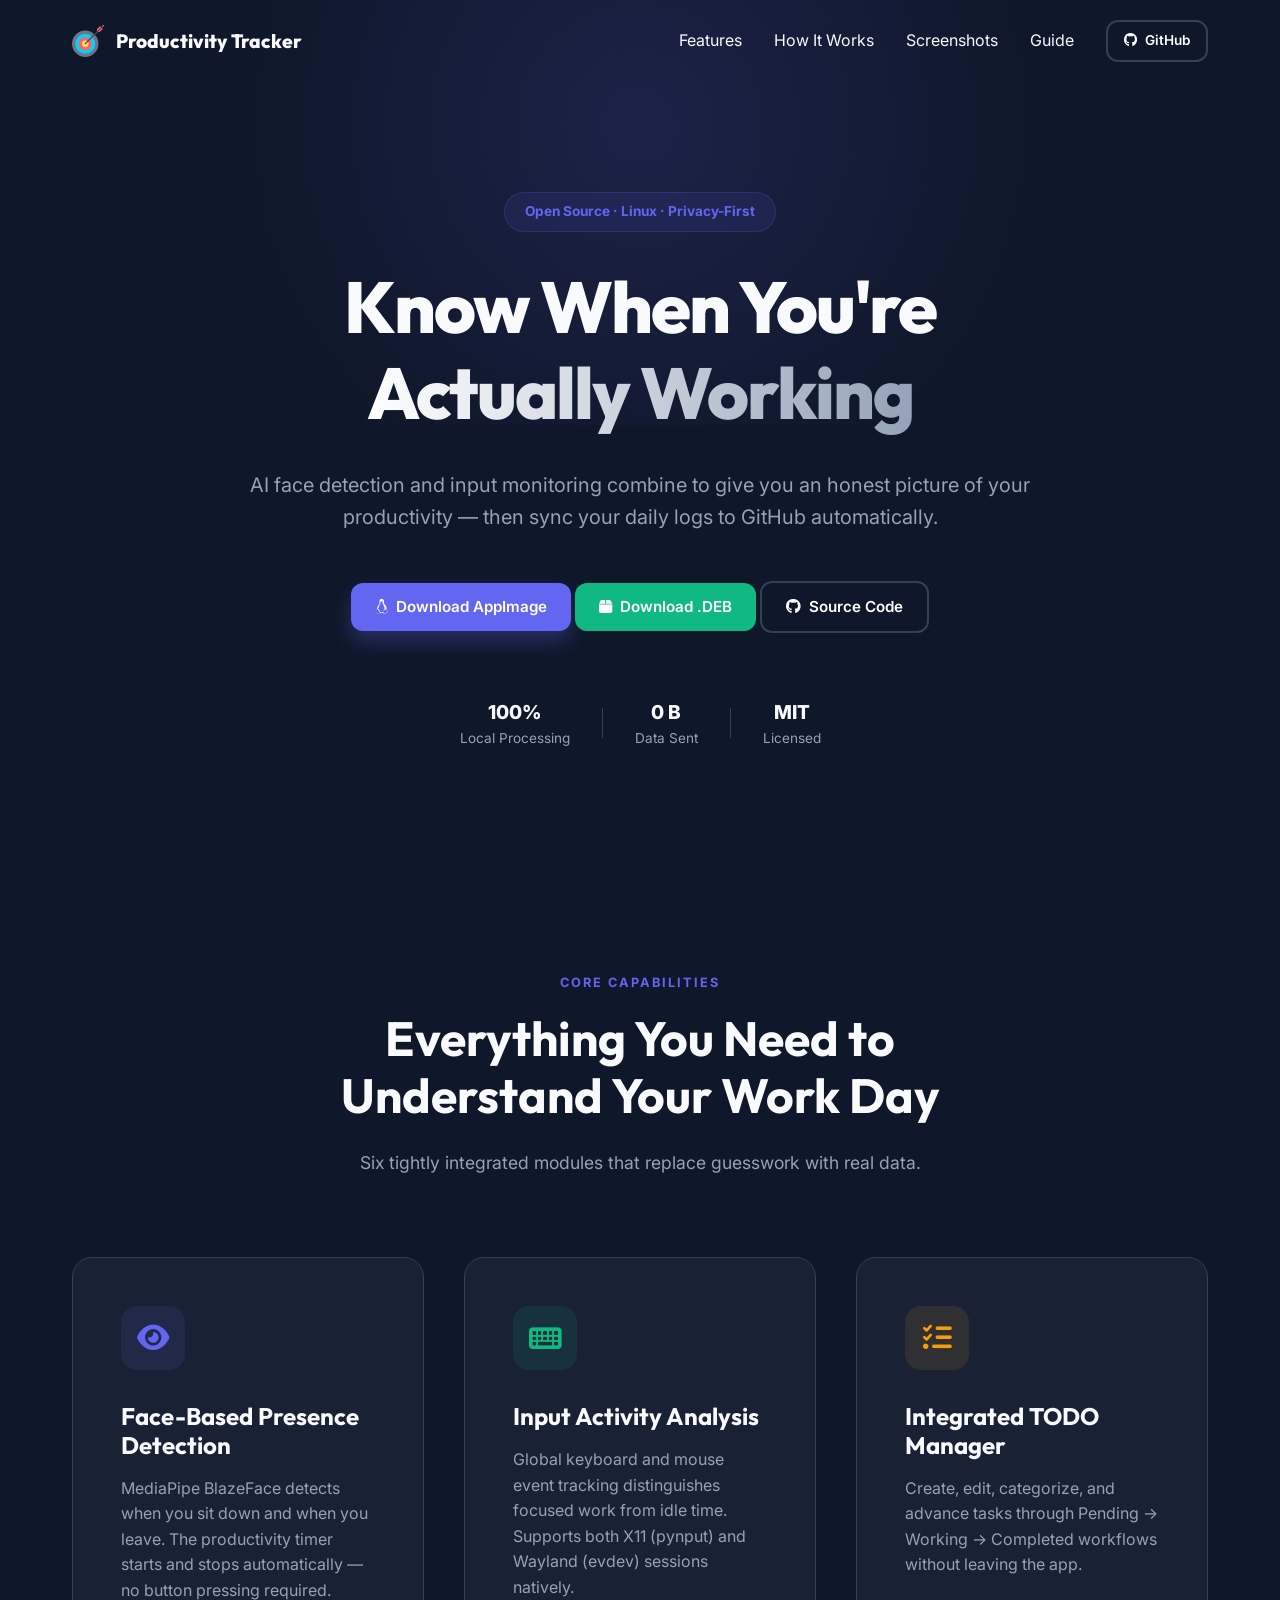
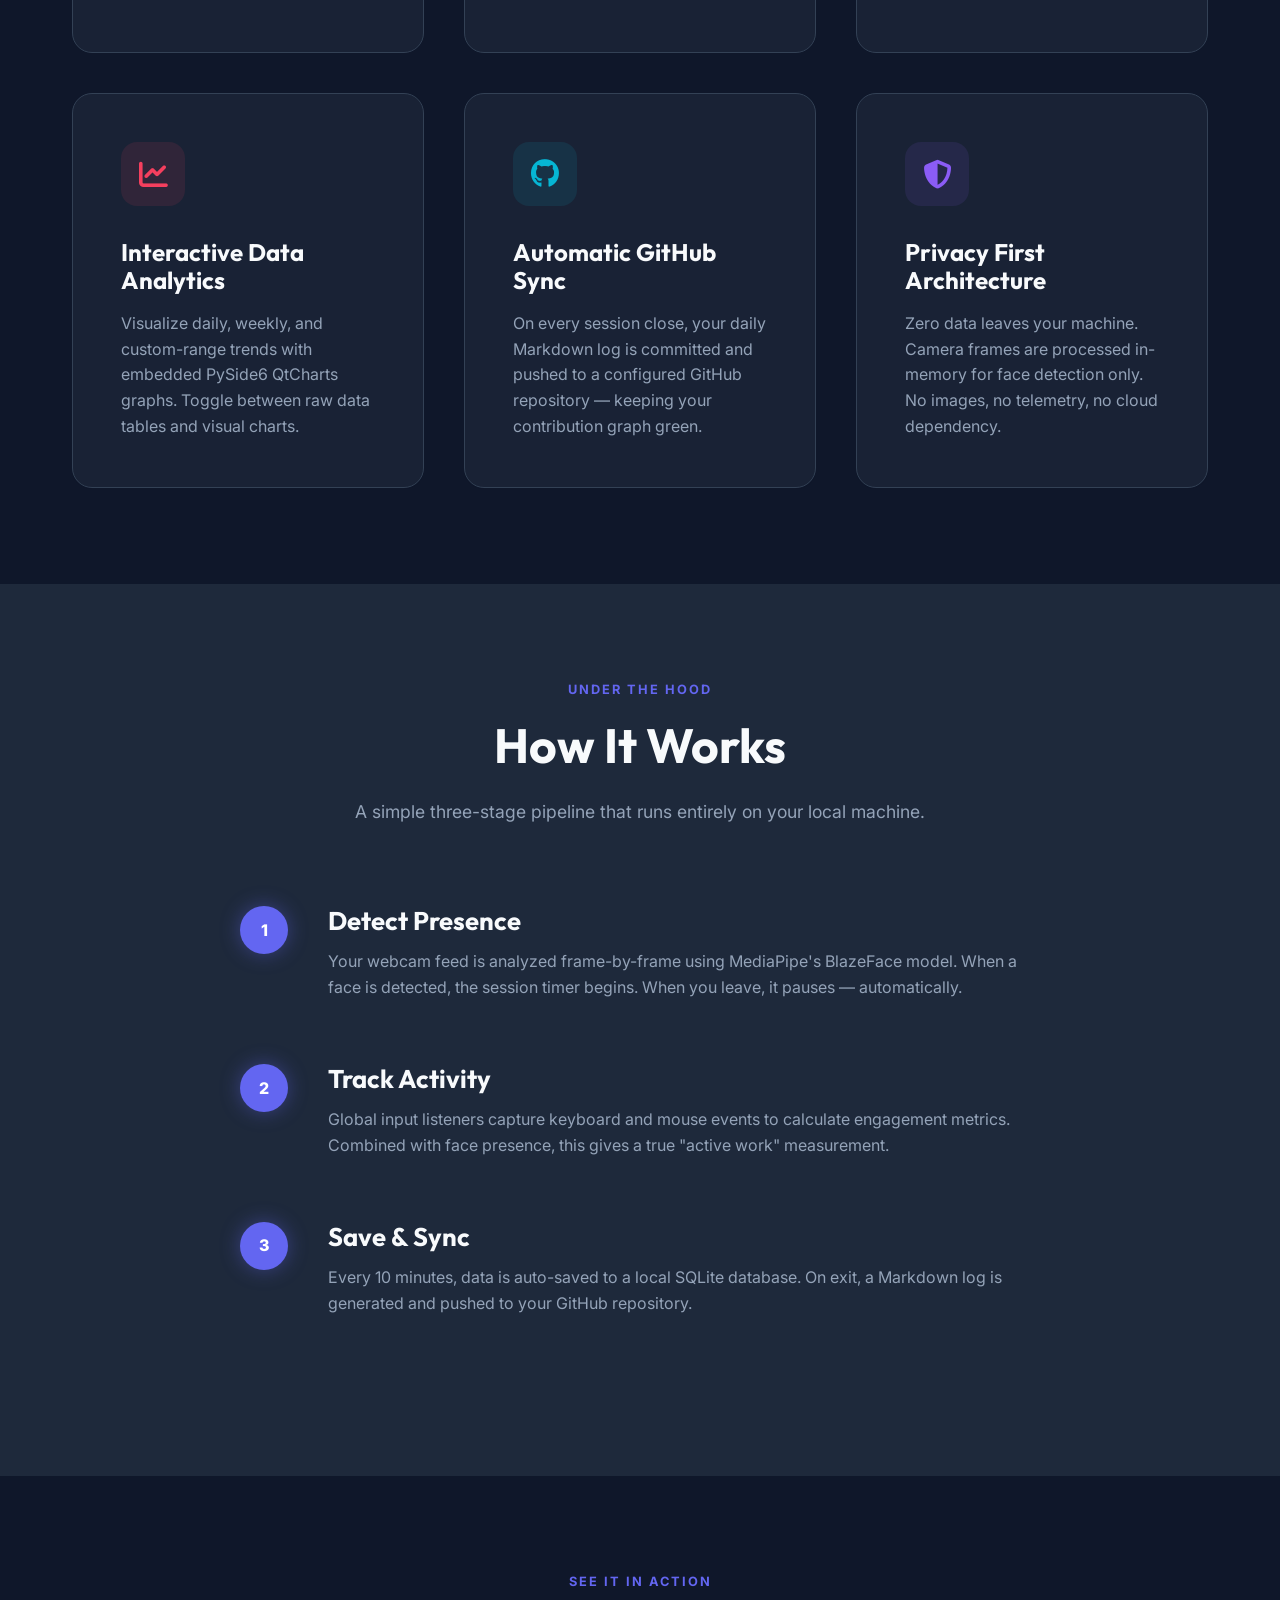
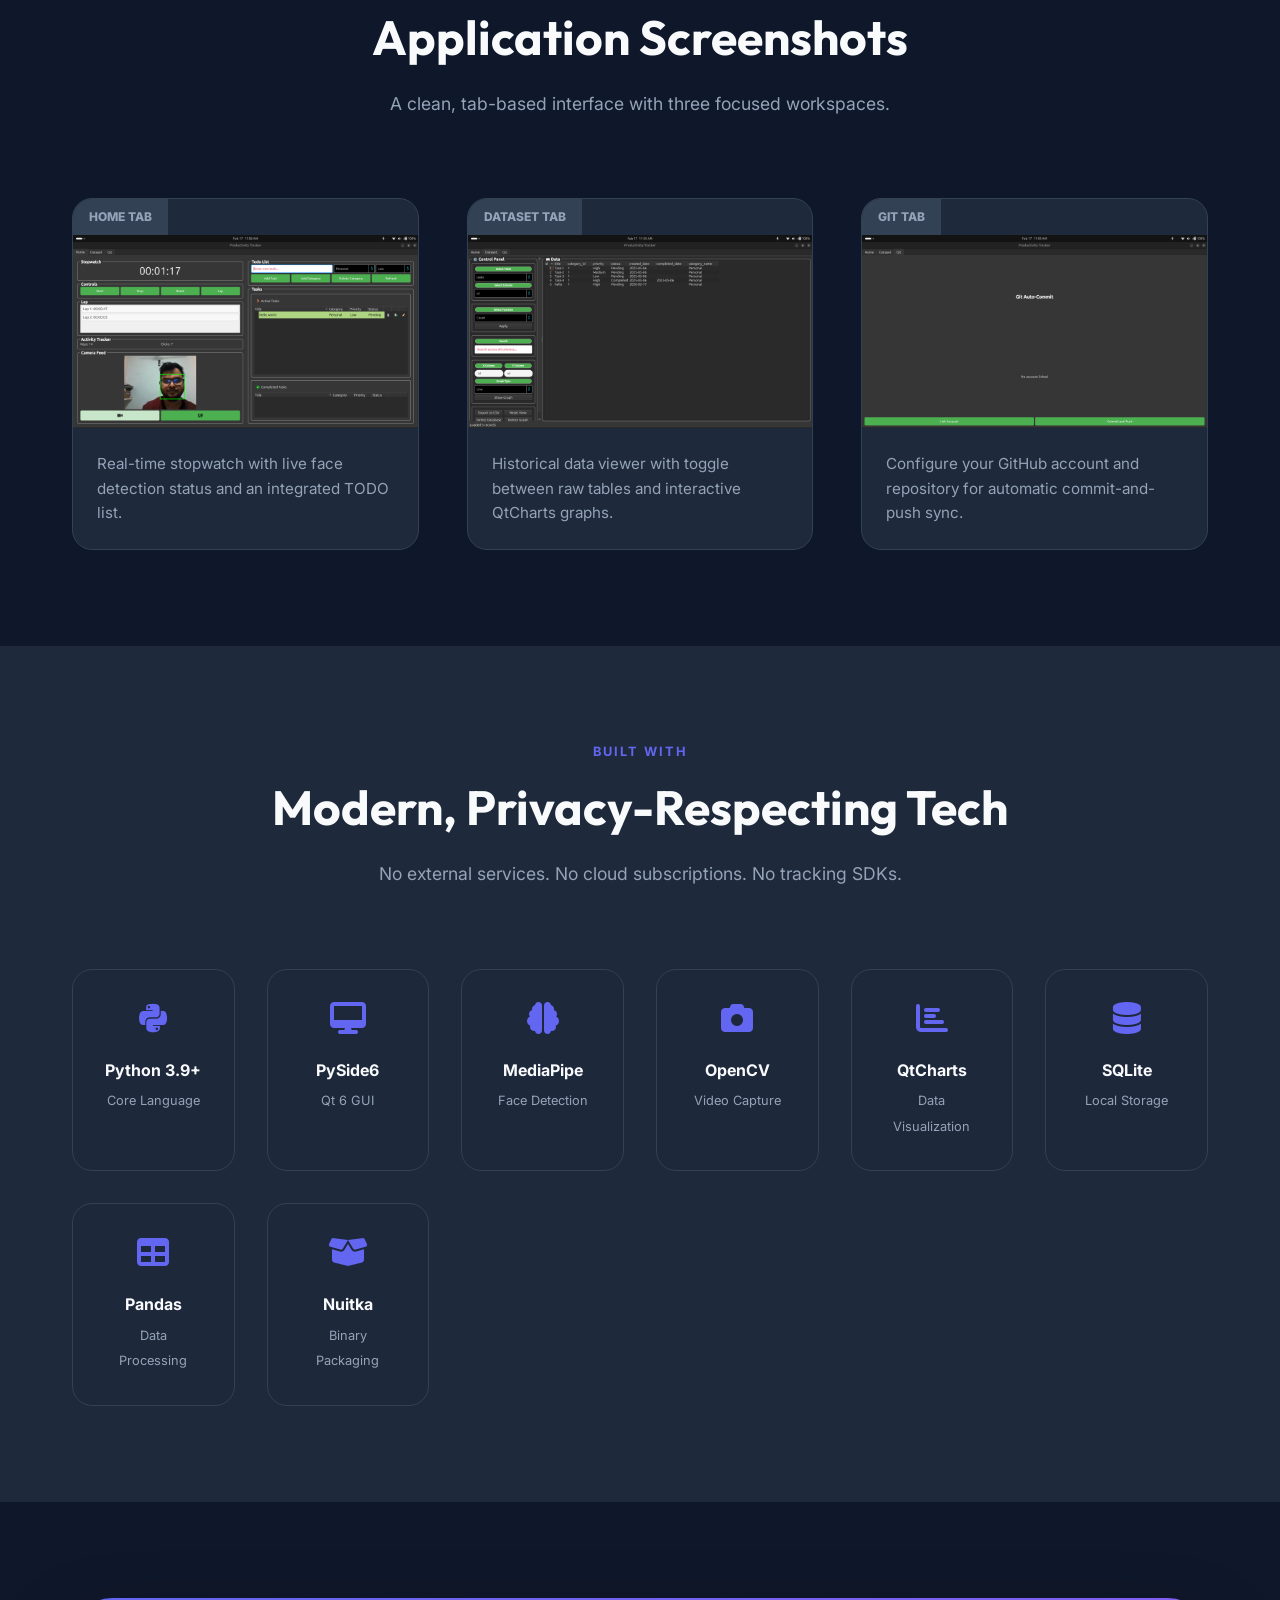
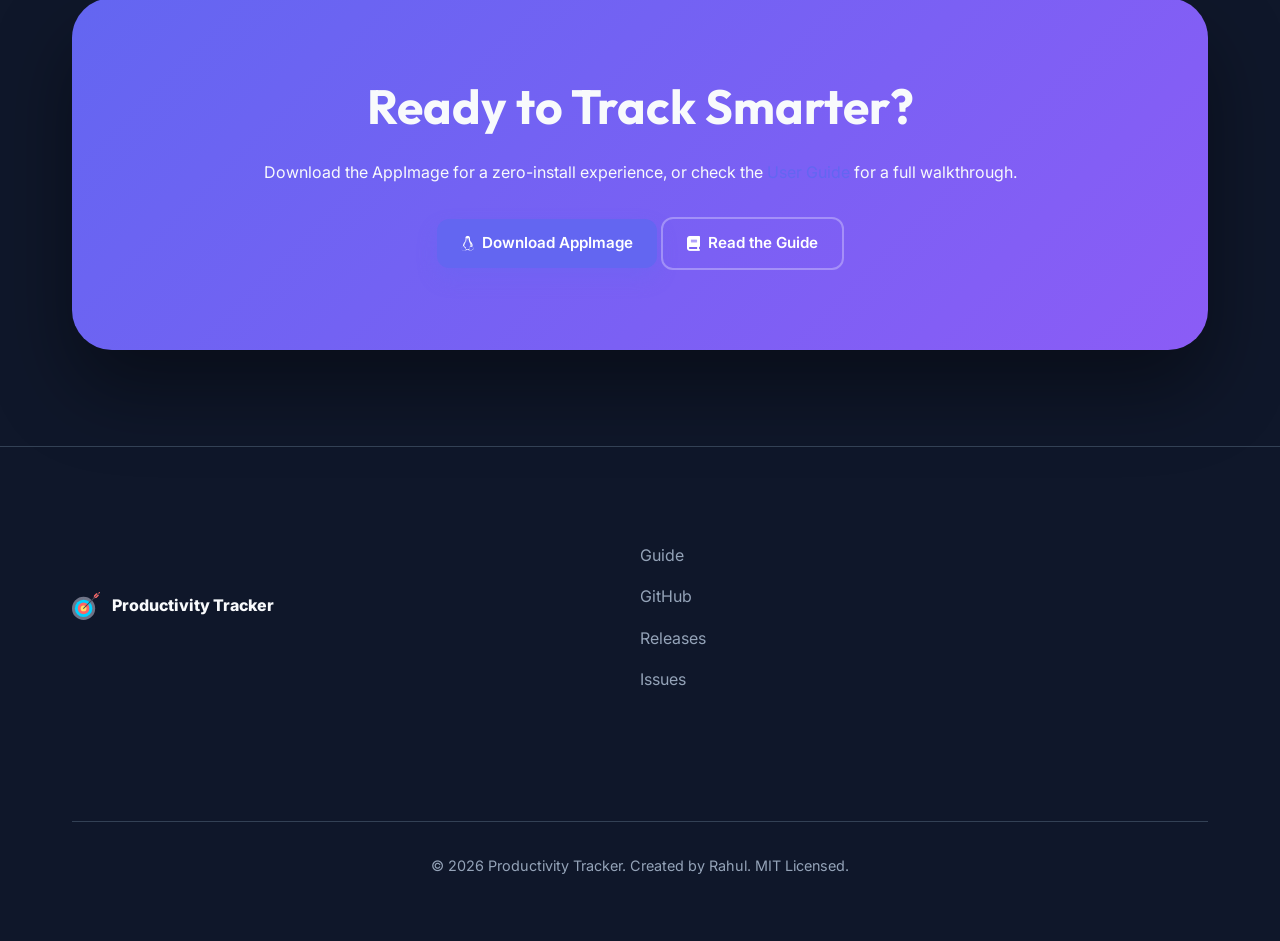
<file: docs/index.html>
<!DOCTYPE html>
<html lang="en">

<head>
    <meta charset="UTF-8">
    <meta name="viewport" content="width=device-width, initial-scale=1.0">
    <title>Productivity Tracker — AI-Powered Work Session Monitor</title>
    <meta name="description"
        content="Open-source Linux desktop app that uses face detection and input monitoring to track real work engagement, manage tasks, and sync daily logs to GitHub.">
    <link rel="stylesheet" href="https://cdnjs.cloudflare.com/ajax/libs/font-awesome/6.4.0/css/all.min.css">
    <link rel="preconnect" href="https://fonts.googleapis.com">
    <link rel="preconnect" href="https://fonts.gstatic.com" crossorigin>
    <link
        href="https://fonts.googleapis.com/css2?family=Inter:wght@300;400;500;600;800&family=Outfit:wght@400;700;800&display=swap"
        rel="stylesheet">
    <link rel="stylesheet" href="css/style.css">
    <link rel="icon" href="assets/images/icon.svg" type="image/svg+xml">
</head>

<body>

    <!-- ─── Navbar ─── -->
    <nav class="navbar" id="navbar">
        <div class="container nav-inner">
            <a href="#" class="nav-brand">
                <img src="assets/images/icon.svg" alt="Logo" width="32" height="32">
                <span>Productivity Tracker</span>
            </a>
            <div class="nav-links">
                <a href="#features">Features</a>
                <a href="#how-it-works">How It Works</a>
                <a href="#screenshots">Screenshots</a>
                <a href="guide.html">Guide</a>
                <a href="https://github.com/rahul713rk/Productivity_tracker" class="btn btn-sm btn-outline"><i
                        class="fab fa-github"></i> GitHub</a>
            </div>
            <button class="nav-toggle" id="nav-toggle" aria-label="Menu"><i class="fas fa-bars"></i></button>
        </div>
    </nav>

    <!-- ─── Hero ─── -->
    <header class="hero">
        <div class="hero-glow"></div>
        <div class="container hero-content">
            <div class="hero-badge">Open Source · Linux · Privacy-First</div>
            <h1>Know When You're<br><span class="gradient-text">Actually Working</span></h1>
            <p class="tagline">AI face detection and input monitoring combine to give you an honest picture of your
                productivity — then sync your daily logs to GitHub automatically.</p>

            <div class="cta-buttons">
                <a href="https://github.com/rahul713rk/Productivity_tracker/releases/download/v1.1/ProductivityTracker-x86_64.AppImage"
                    class="btn btn-primary">
                    <i class="fab fa-linux"></i> Download AppImage
                </a>
                <a href="https://github.com/rahul713rk/Productivity_tracker/releases/download/v1.1/productivity-tracker_1.1_amd64.deb"
                    class="btn btn-secondary">
                    <i class="fas fa-box"></i> Download .DEB
                </a>
                <a href="https://github.com/rahul713rk/Productivity_tracker" class="btn btn-outline">
                    <i class="fab fa-github"></i> Source Code
                </a>
            </div>

            <div class="hero-stats">
                <div class="stat"><span class="stat-value">100%</span><span class="stat-label">Local Processing</span>
                </div>
                <div class="stat-divider"></div>
                <div class="stat"><span class="stat-value">0 B</span><span class="stat-label">Data Sent</span></div>
                <div class="stat-divider"></div>
                <div class="stat"><span class="stat-value">MIT</span><span class="stat-label">Licensed</span></div>
            </div>
        </div>
    </header>

    <!-- ─── Features ─── -->
    <section class="section" id="features">
        <div class="container">
            <div class="section-header">
                <div class="section-badge">Core Capabilities</div>
                <h2>Everything You Need to<br>Understand Your Work Day</h2>
                <p>Six tightly integrated modules that replace guesswork with real data.</p>
            </div>

            <div class="features-grid">
                <div class="feature-card">
                    <div class="feature-icon"><i class="fas fa-eye"></i></div>
                    <h3>Face-Based Presence Detection</h3>
                    <p>MediaPipe BlazeFace detects when you sit down and when you leave. The productivity timer starts
                        and stops automatically — no button pressing required.</p>
                </div>
                <div class="feature-card">
                    <div class="feature-icon icon-green"><i class="fas fa-keyboard"></i></div>
                    <h3>Input Activity Analysis</h3>
                    <p>Global keyboard and mouse event tracking distinguishes focused work from idle time. Supports
                        both X11 (pynput) and Wayland (evdev) sessions natively.</p>
                </div>
                <div class="feature-card">
                    <div class="feature-icon icon-amber"><i class="fas fa-tasks"></i></div>
                    <h3>Integrated TODO Manager</h3>
                    <p>Create, edit, categorize, and advance tasks through Pending → Working → Completed workflows
                        without leaving the app.</p>
                </div>
                <div class="feature-card">
                    <div class="feature-icon icon-rose"><i class="fas fa-chart-line"></i></div>
                    <h3>Interactive Data Analytics</h3>
                    <p>Visualize daily, weekly, and custom-range trends with embedded PySide6 QtCharts graphs. Toggle
                        between raw data tables and visual charts.</p>
                </div>
                <div class="feature-card">
                    <div class="feature-icon icon-cyan"><i class="fab fa-github"></i></div>
                    <h3>Automatic GitHub Sync</h3>
                    <p>On every session close, your daily Markdown log is committed and pushed to a configured GitHub
                        repository — keeping your contribution graph green.</p>
                </div>
                <div class="feature-card">
                    <div class="feature-icon icon-violet"><i class="fas fa-shield-alt"></i></div>
                    <h3>Privacy First Architecture</h3>
                    <p>Zero data leaves your machine. Camera frames are processed in-memory for face detection only.
                        No images, no telemetry, no cloud dependency.</p>
                </div>
            </div>
        </div>
    </section>

    <!-- ─── How It Works ─── -->
    <section class="section section-alt" id="how-it-works">
        <div class="container">
            <div class="section-header">
                <div class="section-badge">Under the Hood</div>
                <h2>How It Works</h2>
                <p>A simple three-stage pipeline that runs entirely on your local machine.</p>
            </div>

            <div class="steps">
                <div class="step">
                    <div class="step-number">1</div>
                    <div class="step-content">
                        <h3>Detect Presence</h3>
                        <p>Your webcam feed is analyzed frame-by-frame using MediaPipe's BlazeFace model. When a face
                            is detected, the session timer begins. When you leave, it pauses — automatically.</p>
                    </div>
                </div>
                <div class="step">
                    <div class="step-number">2</div>
                    <div class="step-content">
                        <h3>Track Activity</h3>
                        <p>Global input listeners capture keyboard and mouse events to calculate engagement metrics.
                            Combined with face presence, this gives a true "active work" measurement.</p>
                    </div>
                </div>
                <div class="step">
                    <div class="step-number">3</div>
                    <div class="step-content">
                        <h3>Save &amp; Sync</h3>
                        <p>Every 10 minutes, data is auto-saved to a local SQLite database. On exit, a Markdown log is
                            generated and pushed to your GitHub repository.</p>
                    </div>
                </div>
            </div>
        </div>
    </section>

    <!-- ─── Screenshots ─── -->
    <section class="section" id="screenshots">
        <div class="container">
            <div class="section-header">
                <div class="section-badge">See It In Action</div>
                <h2>Application Screenshots</h2>
                <p>A clean, tab-based interface with three focused workspaces.</p>
            </div>

            <div class="screenshots-grid">
                <div class="screenshot-card">
                    <div class="screenshot-label">Home Tab</div>
                    <img src="assets/images/1.png" alt="Home — Stopwatch and face detection" loading="lazy">
                    <p>Real-time stopwatch with live face detection status and an integrated TODO list.</p>
                </div>
                <div class="screenshot-card">
                    <div class="screenshot-label">Dataset Tab</div>
                    <img src="assets/images/2.png" alt="Dataset — Data and charts" loading="lazy">
                    <p>Historical data viewer with toggle between raw tables and interactive QtCharts graphs.</p>
                </div>
                <div class="screenshot-card">
                    <div class="screenshot-label">Git Tab</div>
                    <img src="assets/images/3.png" alt="Git — GitHub sync setup" loading="lazy">
                    <p>Configure your GitHub account and repository for automatic commit-and-push sync.</p>
                </div>
            </div>
        </div>
    </section>

    <!-- ─── Tech Stack ─── -->
    <section class="section section-alt" id="tech">
        <div class="container">
            <div class="section-header">
                <div class="section-badge">Built With</div>
                <h2>Modern, Privacy-Respecting Tech</h2>
                <p>No external services. No cloud subscriptions. No tracking SDKs.</p>
            </div>

            <div class="tech-grid">
                <div class="tech-item">
                    <i class="fab fa-python fa-2x"></i>
                    <strong>Python 3.9+</strong>
                    <span>Core Language</span>
                </div>
                <div class="tech-item">
                    <i class="fas fa-desktop fa-2x"></i>
                    <strong>PySide6</strong>
                    <span>Qt 6 GUI</span>
                </div>
                <div class="tech-item">
                    <i class="fas fa-brain fa-2x"></i>
                    <strong>MediaPipe</strong>
                    <span>Face Detection</span>
                </div>
                <div class="tech-item">
                    <i class="fas fa-camera fa-2x"></i>
                    <strong>OpenCV</strong>
                    <span>Video Capture</span>
                </div>
                <div class="tech-item">
                    <i class="fas fa-chart-bar fa-2x"></i>
                    <strong>QtCharts</strong>
                    <span>Data Visualization</span>
                </div>
                <div class="tech-item">
                    <i class="fas fa-database fa-2x"></i>
                    <strong>SQLite</strong>
                    <span>Local Storage</span>
                </div>
                <div class="tech-item">
                    <i class="fas fa-table fa-2x"></i>
                    <strong>Pandas</strong>
                    <span>Data Processing</span>
                </div>
                <div class="tech-item">
                    <i class="fas fa-box-open fa-2x"></i>
                    <strong>Nuitka</strong>
                    <span>Binary Packaging</span>
                </div>
            </div>
        </div>
    </section>

    <!-- ─── Install CTA ─── -->
    <section class="section" id="install">
        <div class="container">
            <div class="cta-card">
                <h2>Ready to Track Smarter?</h2>
                <p>Download the AppImage for a zero-install experience, or check the
                    <a href="guide.html" style="color: var(--primary);">User Guide</a> for a full walkthrough.
                </p>
                <div class="cta-buttons" style="margin-top: 2rem;">
                    <a href="https://github.com/rahul713rk/Productivity_tracker/releases/download/v1.0/ProductivityTracker-x86_64.AppImage"
                        class="btn btn-primary"><i class="fab fa-linux"></i> Download AppImage</a>
                    <a href="guide.html" class="btn btn-outline"><i class="fas fa-book"></i> Read the Guide</a>
                </div>
            </div>
        </div>
    </section>

    <!-- ─── Footer ─── -->
    <footer>
        <div class="container footer-inner">
            <div class="footer-brand">
                <img src="assets/images/icon.svg" alt="Logo" width="28" height="28">
                <span>Productivity Tracker</span>
            </div>
            <div class="footer-links">
                <a href="guide.html">Guide</a>
                <a href="https://github.com/rahul713rk/Productivity_tracker">GitHub</a>
                <a href="https://github.com/rahul713rk/Productivity_tracker/releases">Releases</a>
                <a href="https://github.com/rahul713rk/Productivity_tracker/issues">Issues</a>
            </div>
            <p class="footer-copy">&copy; 2026 Productivity Tracker. Created by <a
                    href="https://github.com/rahul713rk">Rahul</a>. MIT Licensed.</p>
        </div>
    </footer>

    <script src="js/script.js" defer></script>
</body>

</html>
</file>
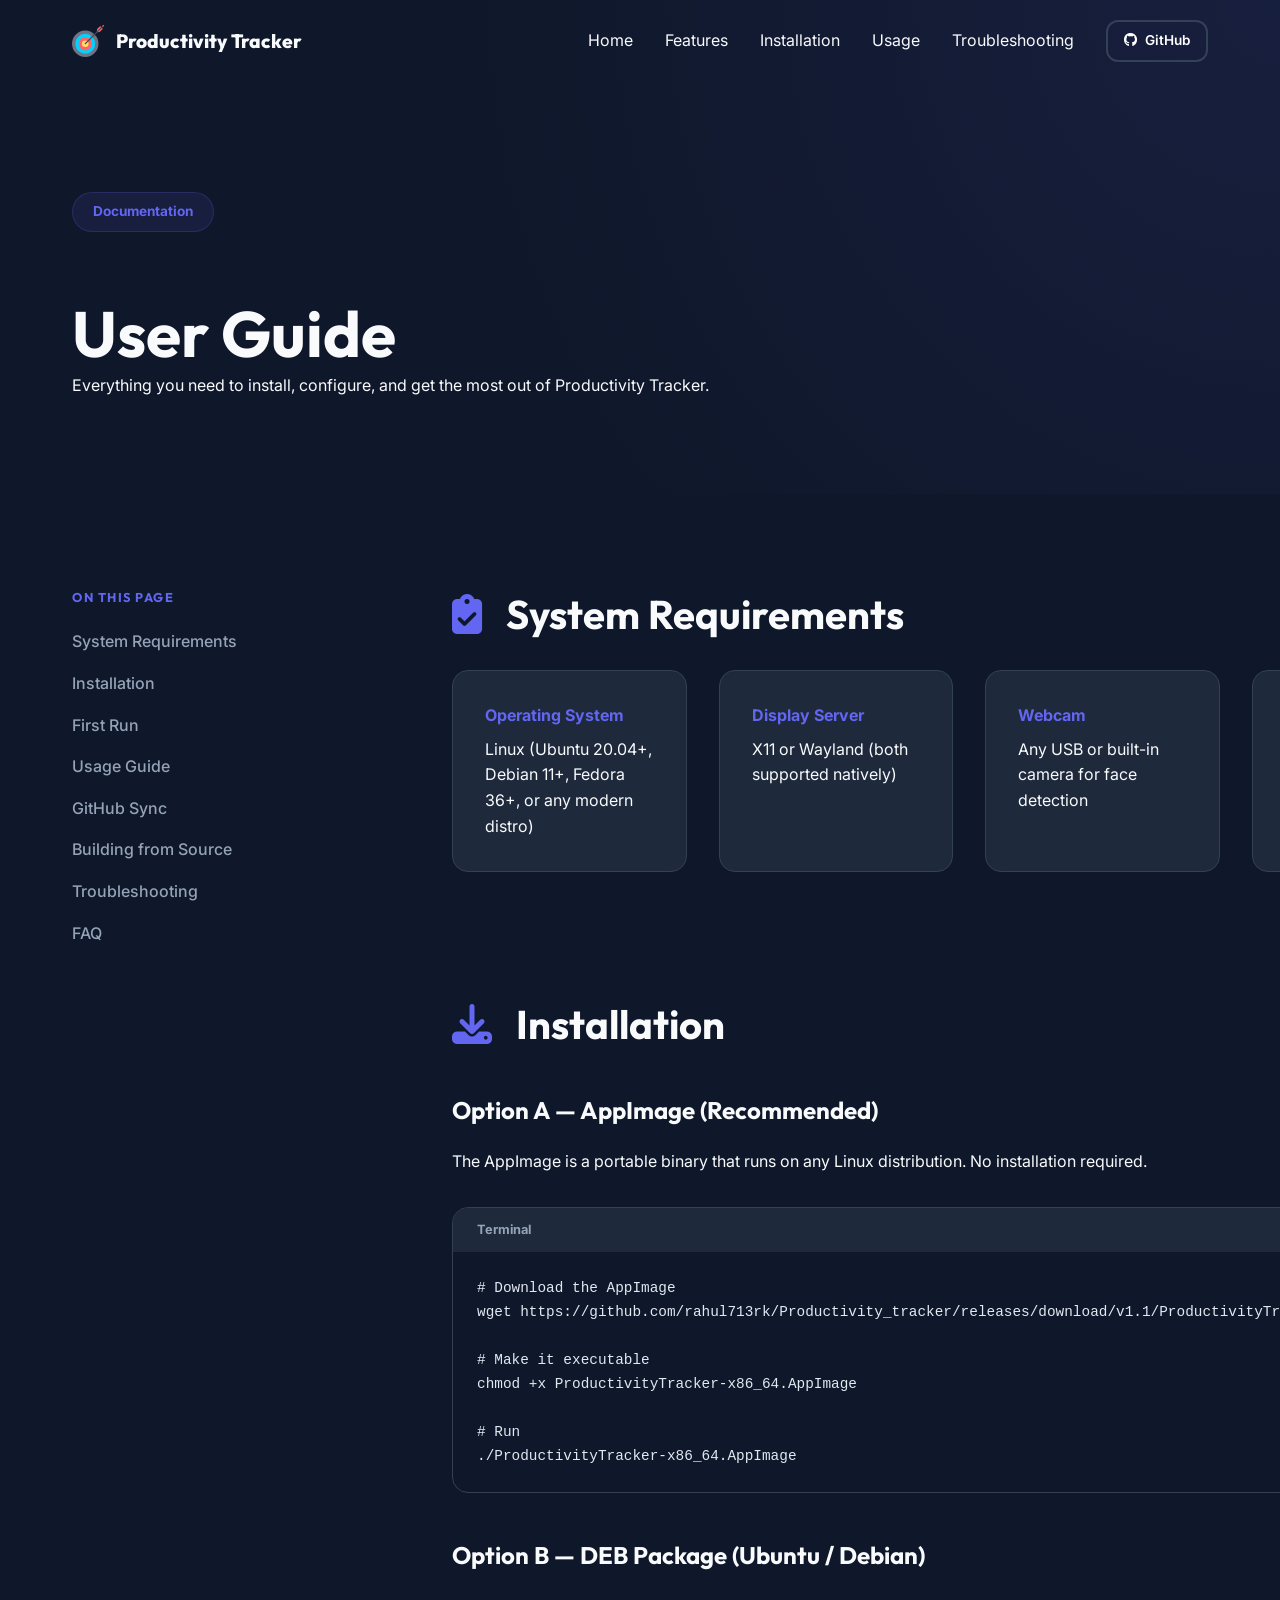
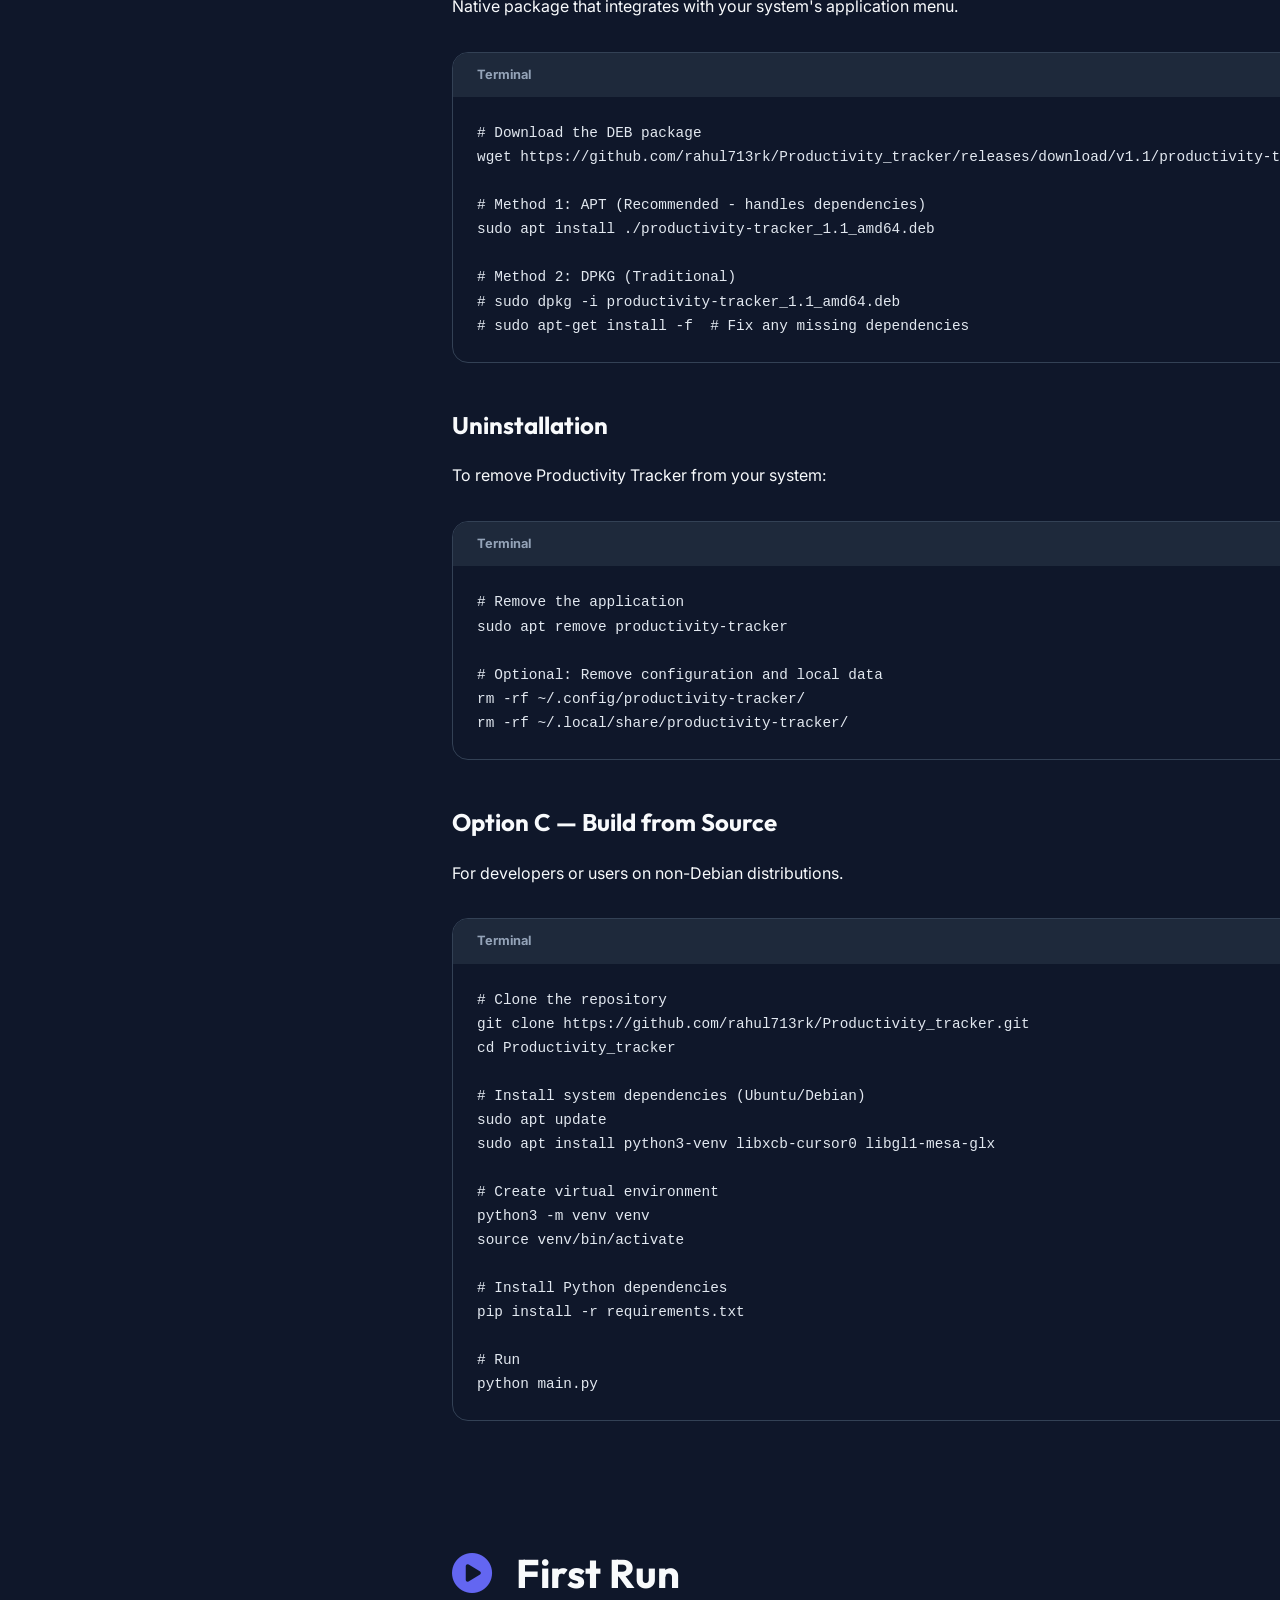
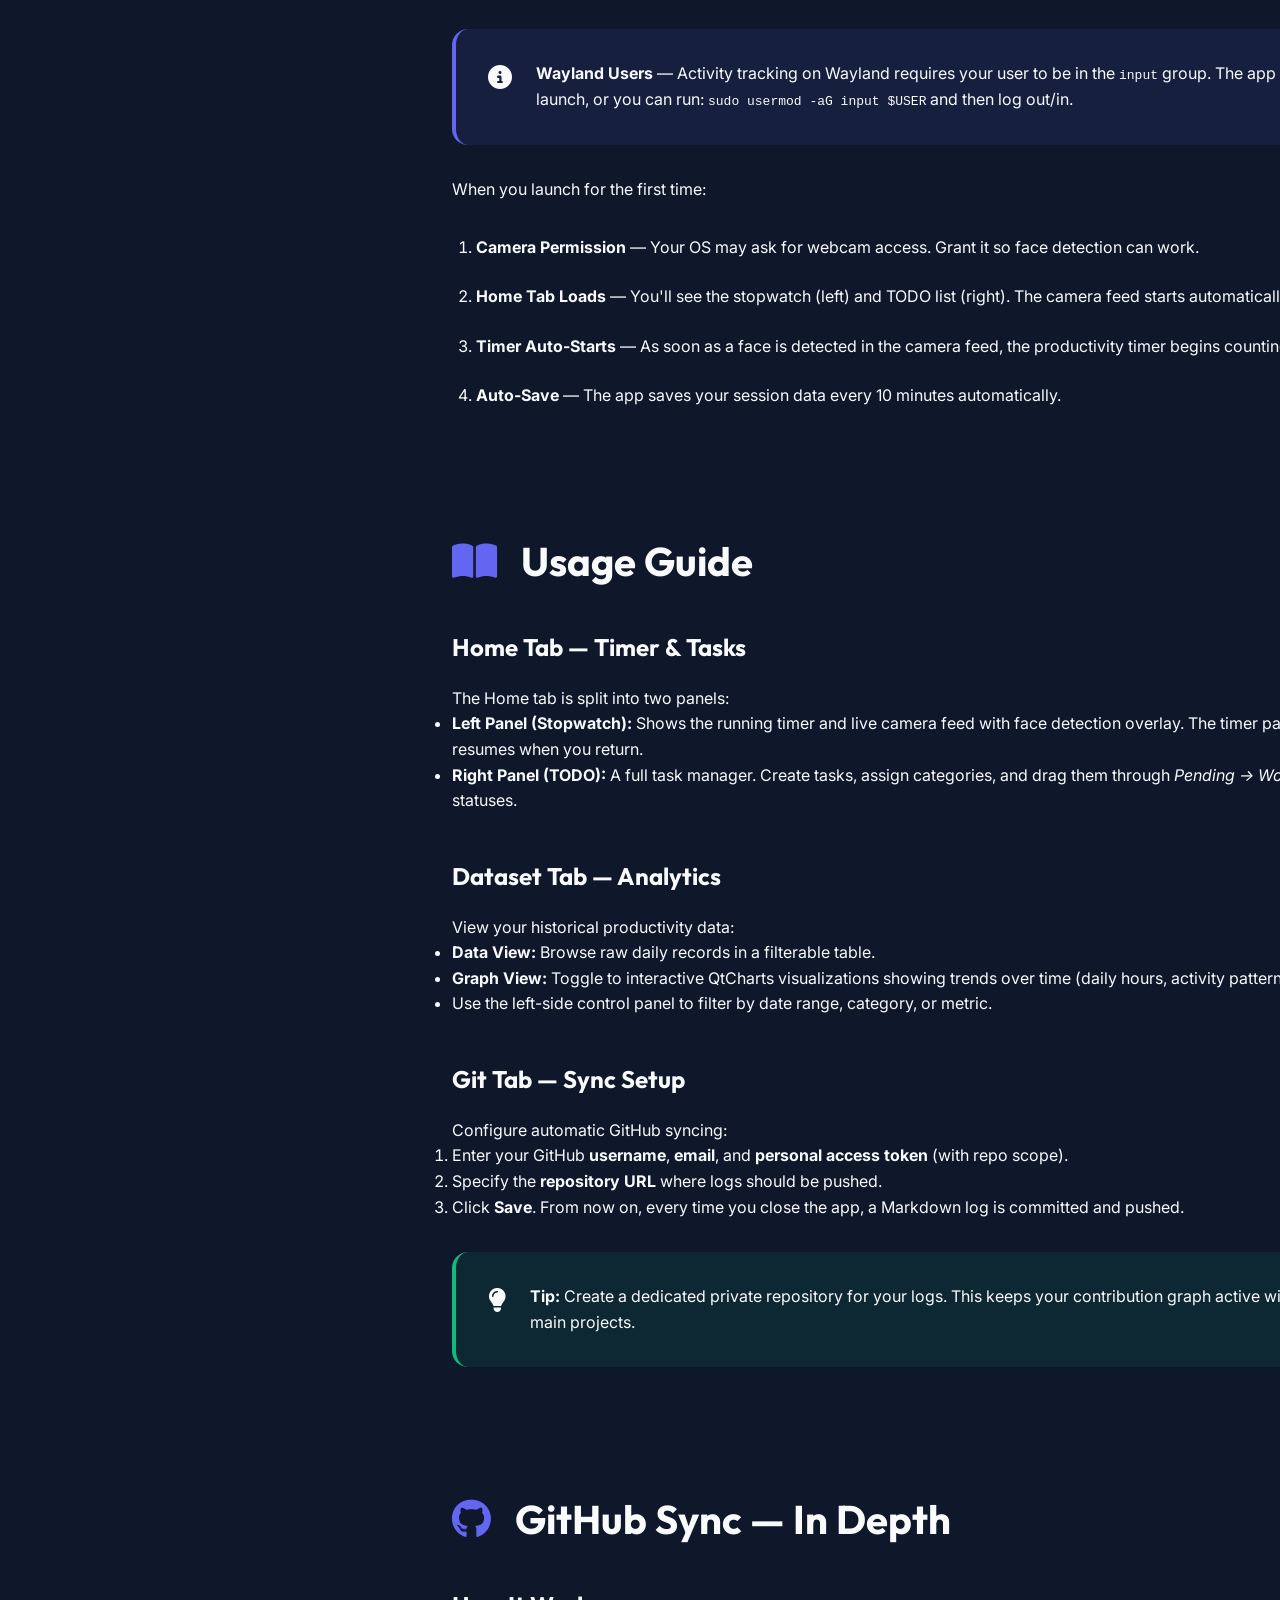
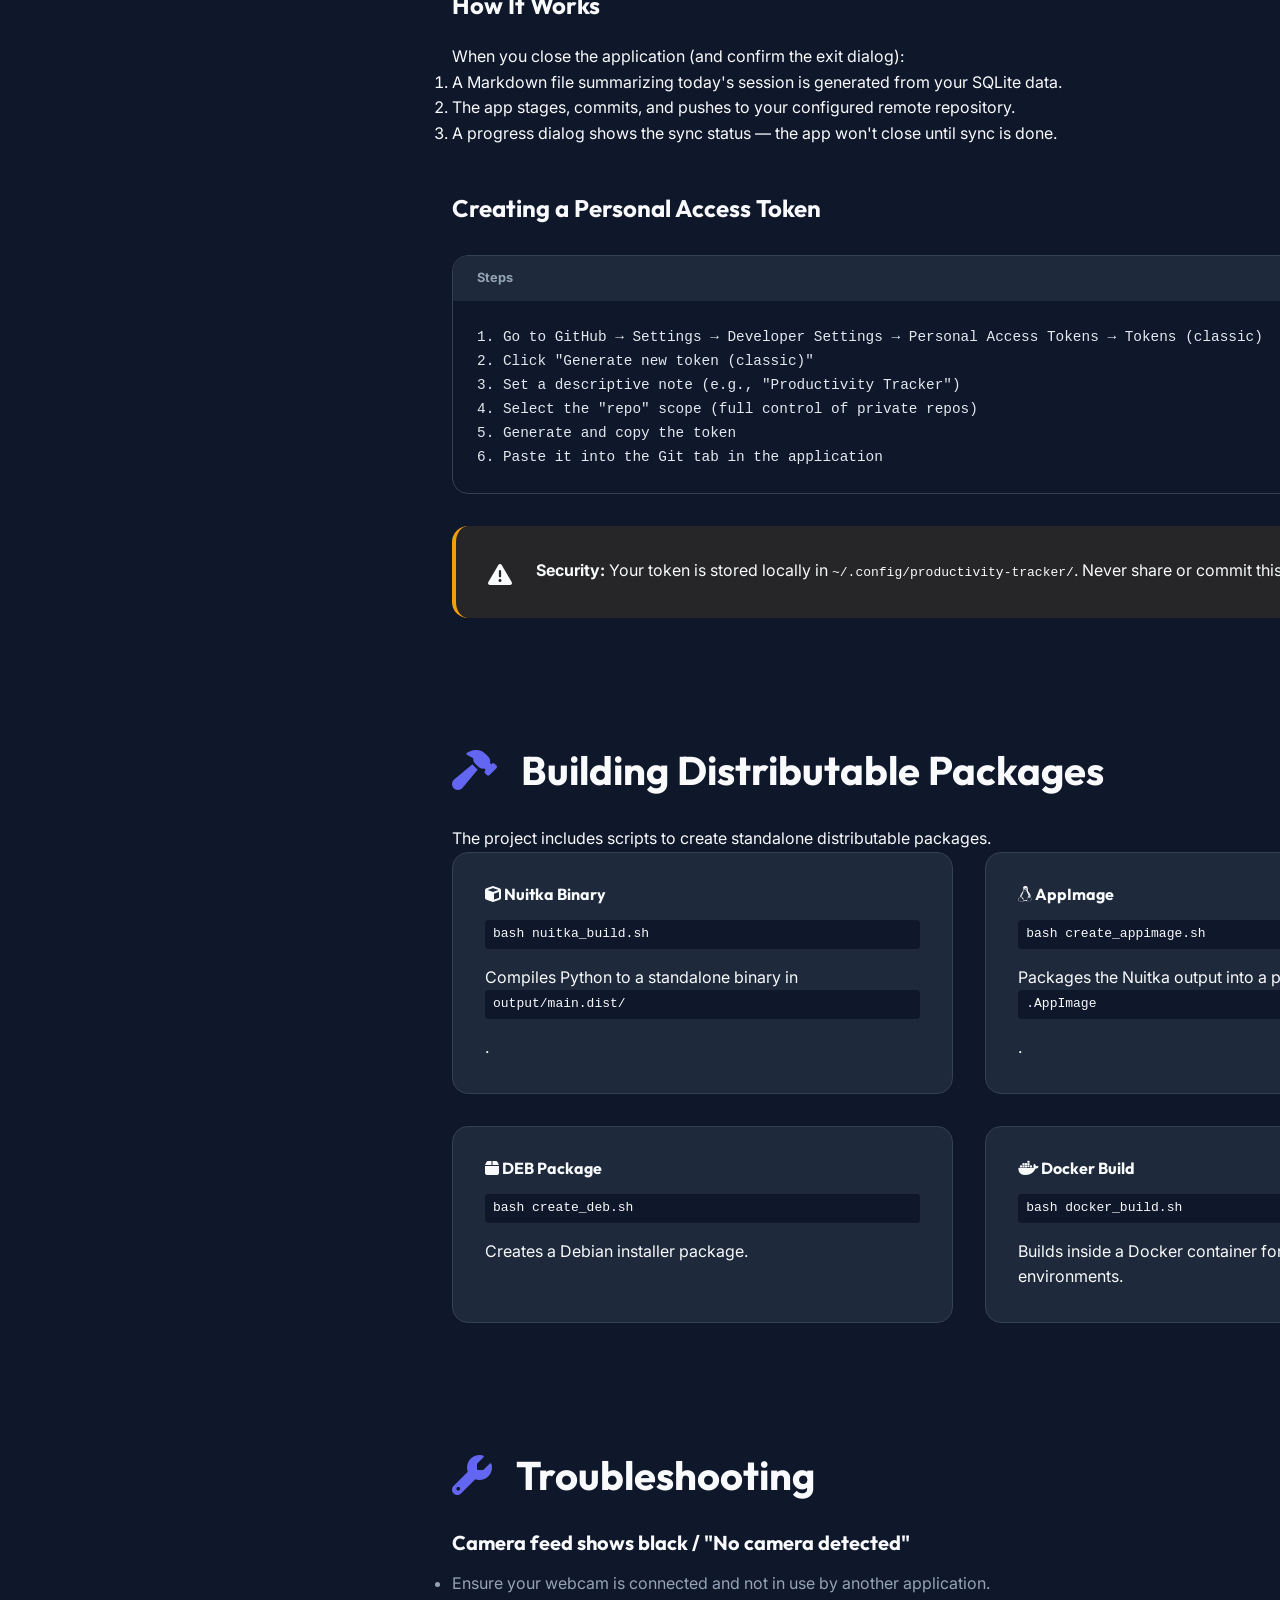
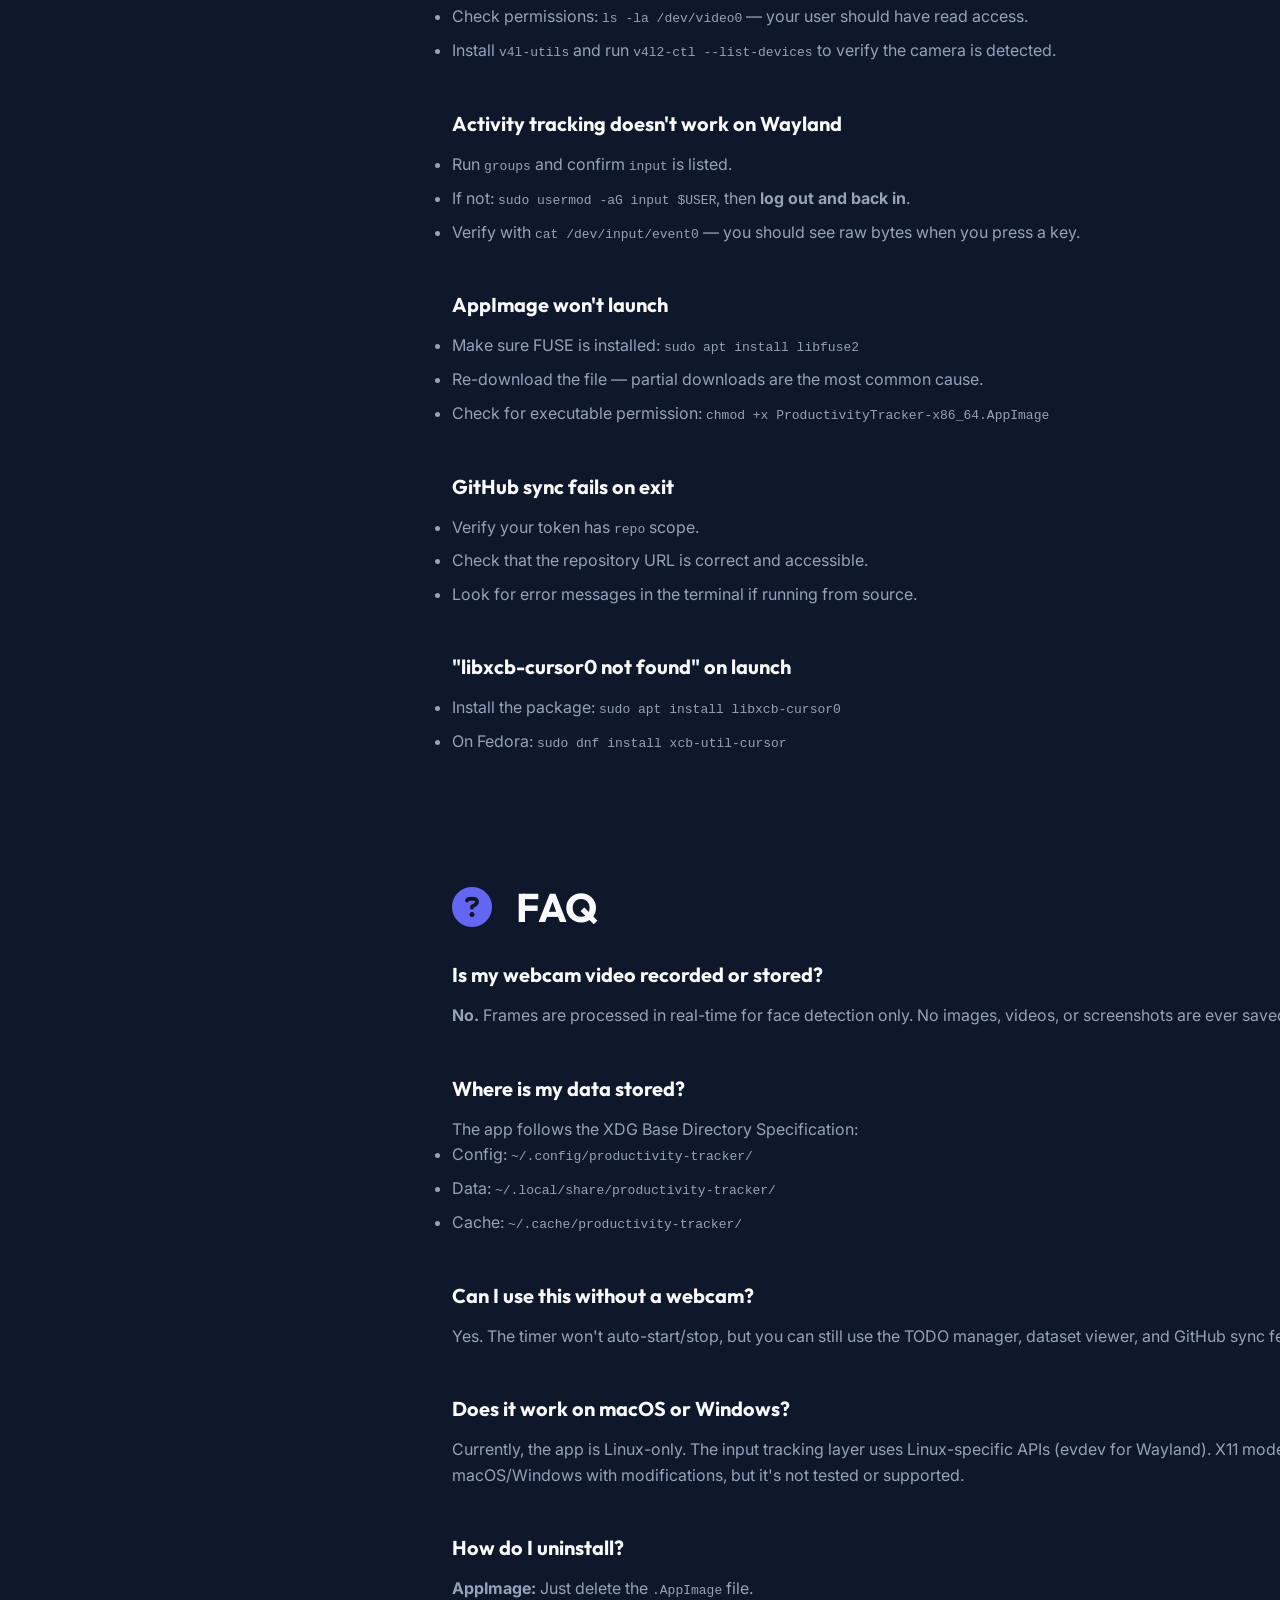
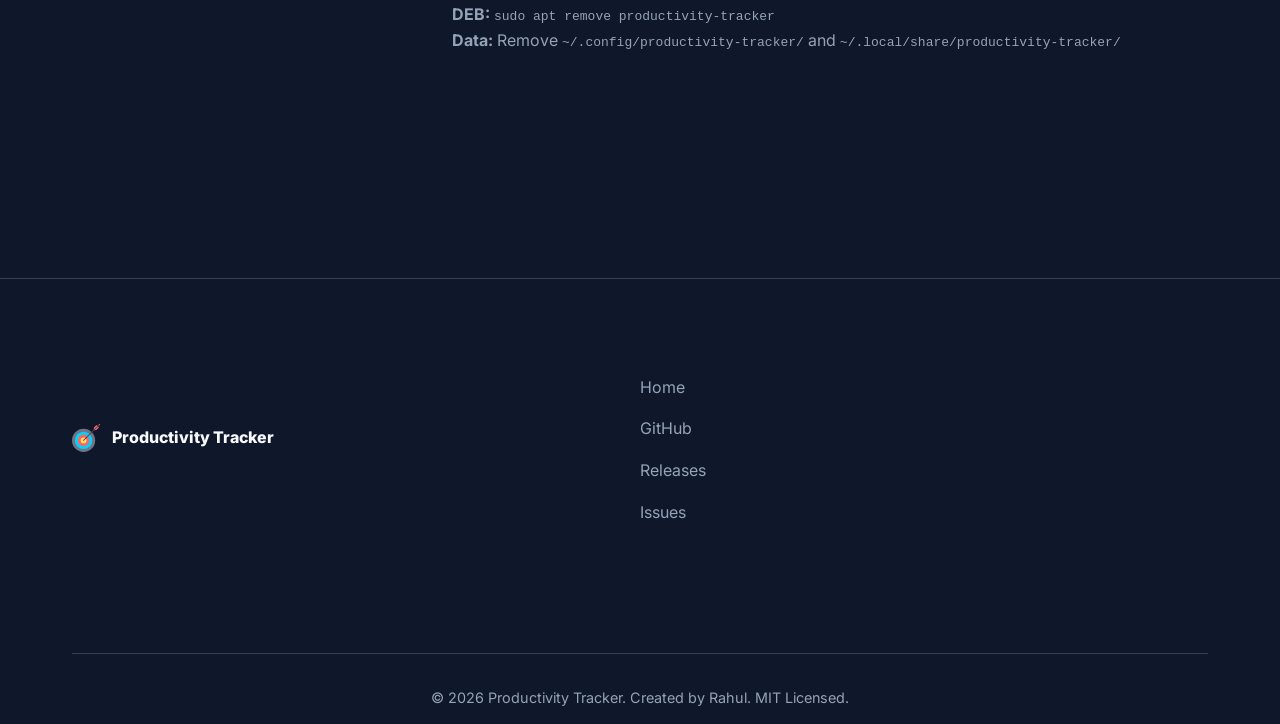
<file: docs/guide.html>
<!DOCTYPE html>
<html lang="en">

<head>
    <meta charset="UTF-8">
    <meta name="viewport" content="width=device-width, initial-scale=1.0">
    <title>User Guide — Productivity Tracker</title>
    <meta name="description" content="Complete installation, setup, and usage guide for Productivity Tracker on Linux.">
    <link rel="stylesheet" href="https://cdnjs.cloudflare.com/ajax/libs/font-awesome/6.4.0/css/all.min.css">
    <link rel="preconnect" href="https://fonts.googleapis.com">
    <link rel="preconnect" href="https://fonts.gstatic.com" crossorigin>
    <link
        href="https://fonts.googleapis.com/css2?family=Inter:wght@300;400;500;600;800&family=Outfit:wght@400;700;800&family=Fira+Code:wght@400;500&display=swap"
        rel="stylesheet">
    <link rel="stylesheet" href="css/style.css">
    <link rel="icon" href="assets/images/icon.svg" type="image/svg+xml">
</head>

<body>

    <!-- ─── Navbar ─── -->
    <nav class="navbar" id="navbar">
        <div class="container nav-inner">
            <a href="index.html" class="nav-brand">
                <img src="assets/images/icon.svg" alt="Logo" width="32" height="32">
                <span>Productivity Tracker</span>
            </a>
            <div class="nav-links">
                <a href="index.html">Home</a>
                <a href="index.html#features">Features</a>
                <a href="#installation">Installation</a>
                <a href="#usage">Usage</a>
                <a href="#troubleshooting">Troubleshooting</a>
                <a href="https://github.com/rahul713rk/Productivity_tracker" class="btn btn-sm btn-outline"><i
                        class="fab fa-github"></i> GitHub</a>
            </div>
            <button class="nav-toggle" id="nav-toggle" aria-label="Menu"><i class="fas fa-bars"></i></button>
        </div>
    </nav>

    <!-- ─── Guide Hero ─── -->
    <header class="guide-hero">
        <div class="container">
            <div class="hero-badge">Documentation</div>
            <h1>User Guide</h1>
            <p class="tagline">Everything you need to install, configure, and get the most out of Productivity Tracker.
            </p>
        </div>
    </header>

    <!-- ─── Table of Contents ─── -->
    <section class="section">
        <div class="container guide-layout">
            <aside class="guide-sidebar" id="guide-sidebar">
                <div class="toc">
                    <h4>On This Page</h4>
                    <ul>
                        <li><a href="#requirements">System Requirements</a></li>
                        <li><a href="#installation">Installation</a></li>
                        <li><a href="#first-run">First Run</a></li>
                        <li><a href="#usage">Usage Guide</a></li>
                        <li><a href="#github-sync">GitHub Sync</a></li>
                        <li><a href="#building">Building from Source</a></li>
                        <li><a href="#troubleshooting">Troubleshooting</a></li>
                        <li><a href="#faq">FAQ</a></li>
                    </ul>
                </div>
            </aside>

            <main class="guide-content">

                <!-- ─── Requirements ─── -->
                <article class="guide-section" id="requirements">
                    <h2><i class="fas fa-clipboard-check"></i> System Requirements</h2>
                    <div class="req-grid">
                        <div class="req-card">
                            <strong>Operating System</strong>
                            <p>Linux (Ubuntu 20.04+, Debian 11+, Fedora 36+, or any modern distro)</p>
                        </div>
                        <div class="req-card">
                            <strong>Display Server</strong>
                            <p>X11 or Wayland (both supported natively)</p>
                        </div>
                        <div class="req-card">
                            <strong>Webcam</strong>
                            <p>Any USB or built-in camera for face detection</p>
                        </div>
                        <div class="req-card">
                            <strong>Python</strong>
                            <p>3.9 or later (only for building from source)</p>
                        </div>
                    </div>
                </article>

                <!-- ─── Installation ─── -->
                <article class="guide-section" id="installation">
                    <h2><i class="fas fa-download"></i> Installation</h2>

                    <h3>Option A — AppImage (Recommended)</h3>
                    <p>The AppImage is a portable binary that runs on any Linux distribution. No installation required.
                    </p>
                    <div class="code-block">
                        <div class="code-header">
                            <span>Terminal</span>
                            <button class="copy-btn" onclick="copyCode(this)"><i class="fas fa-copy"></i> Copy</button>
                        </div>
                        <pre><code># Download the AppImage
wget https://github.com/rahul713rk/Productivity_tracker/releases/download/v1.1/ProductivityTracker-x86_64.AppImage

# Make it executable
chmod +x ProductivityTracker-x86_64.AppImage

# Run
./ProductivityTracker-x86_64.AppImage</code></pre>
                    </div>

                    <h3>Option B — DEB Package (Ubuntu / Debian)</h3>
                    <p>Native package that integrates with your system's application menu.</p>
                    <div class="code-block">
                        <div class="code-header">
                            <span>Terminal</span>
                            <button class="copy-btn" onclick="copyCode(this)"><i class="fas fa-copy"></i> Copy</button>
                        </div>
                        <pre><code># Download the DEB package
wget https://github.com/rahul713rk/Productivity_tracker/releases/download/v1.1/productivity-tracker_1.1_amd64.deb

# Method 1: APT (Recommended - handles dependencies)
sudo apt install ./productivity-tracker_1.1_amd64.deb

# Method 2: DPKG (Traditional)
# sudo dpkg -i productivity-tracker_1.1_amd64.deb
# sudo apt-get install -f  # Fix any missing dependencies</code></pre>
                    </div>

                    <h3>Uninstallation</h3>
                    <p>To remove Productivity Tracker from your system:</p>
                    <div class="code-block">
                        <div class="code-header">
                            <span>Terminal</span>
                            <button class="copy-btn" onclick="copyCode(this)"><i class="fas fa-copy"></i> Copy</button>
                        </div>
                        <pre><code># Remove the application
sudo apt remove productivity-tracker

# Optional: Remove configuration and local data
rm -rf ~/.config/productivity-tracker/
rm -rf ~/.local/share/productivity-tracker/</code></pre>
                    </div>

                    <h3>Option C — Build from Source</h3>
                    <p>For developers or users on non-Debian distributions.</p>
                    <div class="code-block">
                        <div class="code-header">
                            <span>Terminal</span>
                            <button class="copy-btn" onclick="copyCode(this)"><i class="fas fa-copy"></i> Copy</button>
                        </div>
                        <pre><code># Clone the repository
git clone https://github.com/rahul713rk/Productivity_tracker.git
cd Productivity_tracker

# Install system dependencies (Ubuntu/Debian)
sudo apt update
sudo apt install python3-venv libxcb-cursor0 libgl1-mesa-glx

# Create virtual environment
python3 -m venv venv
source venv/bin/activate

# Install Python dependencies
pip install -r requirements.txt

# Run
python main.py</code></pre>
                    </div>
                </article>

                <!-- ─── First Run ─── -->
                <article class="guide-section" id="first-run">
                    <h2><i class="fas fa-play-circle"></i> First Run</h2>

                    <div class="callout callout-info">
                        <i class="fas fa-info-circle"></i>
                        <div>
                            <strong>Wayland Users</strong> — Activity tracking on Wayland requires your user to be in
                            the <code>input</code> group. The app will prompt you on first launch, or you can run:
                            <code>sudo usermod -aG input $USER</code> and then log out/in.
                        </div>
                    </div>

                    <p>When you launch for the first time:</p>
                    <ol class="steps-list">
                        <li><strong>Camera Permission</strong> — Your OS may ask for webcam access. Grant it so face
                            detection can work.</li>
                        <li><strong>Home Tab Loads</strong> — You'll see the stopwatch (left) and TODO list (right).
                            The camera feed starts automatically.</li>
                        <li><strong>Timer Auto-Starts</strong> — As soon as a face is detected in the camera feed,
                            the productivity timer begins counting.</li>
                        <li><strong>Auto-Save</strong> — The app saves your session data every 10 minutes
                            automatically.</li>
                    </ol>
                </article>

                <!-- ─── Usage Guide ─── -->
                <article class="guide-section" id="usage">
                    <h2><i class="fas fa-book-open"></i> Usage Guide</h2>

                    <h3>Home Tab — Timer &amp; Tasks</h3>
                    <p>The Home tab is split into two panels:</p>
                    <ul>
                        <li><strong>Left Panel (Stopwatch):</strong> Shows the running timer and live camera feed with
                            face detection overlay. The timer pauses when you leave and resumes when you return.</li>
                        <li><strong>Right Panel (TODO):</strong> A full task manager. Create tasks, assign categories,
                            and drag them through <em>Pending → Working → Completed</em> statuses.</li>
                    </ul>

                    <h3>Dataset Tab — Analytics</h3>
                    <p>View your historical productivity data:</p>
                    <ul>
                        <li><strong>Data View:</strong> Browse raw daily records in a filterable table.</li>
                        <li><strong>Graph View:</strong> Toggle to interactive QtCharts visualizations showing trends
                            over time (daily hours, activity patterns, weekly comparisons).</li>
                        <li>Use the left-side control panel to filter by date range, category, or metric.</li>
                    </ul>

                    <h3>Git Tab — Sync Setup</h3>
                    <p>Configure automatic GitHub syncing:</p>
                    <ol>
                        <li>Enter your GitHub <strong>username</strong>, <strong>email</strong>, and
                            <strong>personal access token</strong> (with repo scope).
                        </li>
                        <li>Specify the <strong>repository URL</strong> where logs should be pushed.</li>
                        <li>Click <strong>Save</strong>. From now on, every time you close the app, a Markdown log is
                            committed and pushed.</li>
                    </ol>

                    <div class="callout callout-tip">
                        <i class="fas fa-lightbulb"></i>
                        <div>
                            <strong>Tip:</strong> Create a dedicated private repository for your logs. This keeps your
                            contribution graph active without cluttering your main projects.
                        </div>
                    </div>
                </article>

                <!-- ─── GitHub Sync Deep Dive ─── -->
                <article class="guide-section" id="github-sync">
                    <h2><i class="fab fa-github"></i> GitHub Sync — In Depth</h2>

                    <h3>How It Works</h3>
                    <p>When you close the application (and confirm the exit dialog):</p>
                    <ol>
                        <li>A Markdown file summarizing today's session is generated from your SQLite data.</li>
                        <li>The app stages, commits, and pushes to your configured remote repository.</li>
                        <li>A progress dialog shows the sync status — the app won't close until sync is done.</li>
                    </ol>

                    <h3>Creating a Personal Access Token</h3>
                    <div class="code-block">
                        <div class="code-header"><span>Steps</span></div>
                        <pre><code>1. Go to GitHub → Settings → Developer Settings → Personal Access Tokens → Tokens (classic)
2. Click "Generate new token (classic)"
3. Set a descriptive note (e.g., "Productivity Tracker")
4. Select the "repo" scope (full control of private repos)
5. Generate and copy the token
6. Paste it into the Git tab in the application</code></pre>
                    </div>

                    <div class="callout callout-warn">
                        <i class="fas fa-exclamation-triangle"></i>
                        <div>
                            <strong>Security:</strong> Your token is stored locally in
                            <code>~/.config/productivity-tracker/</code>. Never share or commit this file.
                        </div>
                    </div>
                </article>

                <!-- ─── Building ─── -->
                <article class="guide-section" id="building">
                    <h2><i class="fas fa-hammer"></i> Building Distributable Packages</h2>

                    <p>The project includes scripts to create standalone distributable packages.</p>

                    <div class="build-grid">
                        <div class="build-card">
                            <h4><i class="fas fa-cube"></i> Nuitka Binary</h4>
                            <code>bash nuitka_build.sh</code>
                            <p>Compiles Python to a standalone binary in <code>output/main.dist/</code>.</p>
                        </div>
                        <div class="build-card">
                            <h4><i class="fab fa-linux"></i> AppImage</h4>
                            <code>bash create_appimage.sh</code>
                            <p>Packages the Nuitka output into a portable <code>.AppImage</code>.</p>
                        </div>
                        <div class="build-card">
                            <h4><i class="fas fa-box"></i> DEB Package</h4>
                            <code>bash create_deb.sh</code>
                            <p>Creates a Debian installer package.</p>
                        </div>
                        <div class="build-card">
                            <h4><i class="fab fa-docker"></i> Docker Build</h4>
                            <code>bash docker_build.sh</code>
                            <p>Builds inside a Docker container for reproducible environments.</p>
                        </div>
                    </div>
                </article>

                <!-- ─── Troubleshooting ─── -->
                <article class="guide-section" id="troubleshooting">
                    <h2><i class="fas fa-wrench"></i> Troubleshooting</h2>

                    <div class="faq-item">
                        <h4>Camera feed shows black / "No camera detected"</h4>
                        <ul>
                            <li>Ensure your webcam is connected and not in use by another application.</li>
                            <li>Check permissions: <code>ls -la /dev/video0</code> — your user should have read
                                access.</li>
                            <li>Install <code>v4l-utils</code> and run <code>v4l2-ctl --list-devices</code> to verify
                                the camera is detected.</li>
                        </ul>
                    </div>

                    <div class="faq-item">
                        <h4>Activity tracking doesn't work on Wayland</h4>
                        <ul>
                            <li>Run <code>groups</code> and confirm <code>input</code> is listed.</li>
                            <li>If not: <code>sudo usermod -aG input $USER</code>, then <strong>log out and back
                                    in</strong>.</li>
                            <li>Verify with <code>cat /dev/input/event0</code> — you should see raw bytes when you
                                press a key.</li>
                        </ul>
                    </div>

                    <div class="faq-item">
                        <h4>AppImage won't launch</h4>
                        <ul>
                            <li>Make sure FUSE is installed: <code>sudo apt install libfuse2</code></li>
                            <li>Re-download the file — partial downloads are the most common cause.</li>
                            <li>Check for executable permission:
                                <code>chmod +x ProductivityTracker-x86_64.AppImage</code></li>
                        </ul>
                    </div>

                    <div class="faq-item">
                        <h4>GitHub sync fails on exit</h4>
                        <ul>
                            <li>Verify your token has <code>repo</code> scope.</li>
                            <li>Check that the repository URL is correct and accessible.</li>
                            <li>Look for error messages in the terminal if running from source.</li>
                        </ul>
                    </div>

                    <div class="faq-item">
                        <h4>"libxcb-cursor0 not found" on launch</h4>
                        <ul>
                            <li>Install the package: <code>sudo apt install libxcb-cursor0</code></li>
                            <li>On Fedora: <code>sudo dnf install xcb-util-cursor</code></li>
                        </ul>
                    </div>
                </article>

                <!-- ─── FAQ ─── -->
                <article class="guide-section" id="faq">
                    <h2><i class="fas fa-question-circle"></i> FAQ</h2>

                    <div class="faq-item">
                        <h4>Is my webcam video recorded or stored?</h4>
                        <p><strong>No.</strong> Frames are processed in real-time for face detection only. No images,
                            videos, or screenshots are ever saved to disk or sent anywhere.</p>
                    </div>

                    <div class="faq-item">
                        <h4>Where is my data stored?</h4>
                        <p>The app follows the XDG Base Directory Specification:</p>
                        <ul>
                            <li>Config: <code>~/.config/productivity-tracker/</code></li>
                            <li>Data: <code>~/.local/share/productivity-tracker/</code></li>
                            <li>Cache: <code>~/.cache/productivity-tracker/</code></li>
                        </ul>
                    </div>

                    <div class="faq-item">
                        <h4>Can I use this without a webcam?</h4>
                        <p>Yes. The timer won't auto-start/stop, but you can still use the TODO manager, dataset
                            viewer, and GitHub sync features.</p>
                    </div>

                    <div class="faq-item">
                        <h4>Does it work on macOS or Windows?</h4>
                        <p>Currently, the app is Linux-only. The input tracking layer uses Linux-specific APIs
                            (evdev for Wayland). X11 mode may work on macOS/Windows with modifications, but it's not
                            tested or supported.</p>
                    </div>

                    <div class="faq-item">
                        <h4>How do I uninstall?</h4>
                        <p><strong>AppImage:</strong> Just delete the <code>.AppImage</code> file.<br>
                            <strong>DEB:</strong> <code>sudo apt remove productivity-tracker</code><br>
                            <strong>Data:</strong> Remove <code>~/.config/productivity-tracker/</code> and
                            <code>~/.local/share/productivity-tracker/</code>
                        </p>
                    </div>
                </article>

            </main>
        </div>
    </section>

    <!-- ─── Footer ─── -->
    <footer>
        <div class="container footer-inner">
            <div class="footer-brand">
                <img src="assets/images/icon.svg" alt="Logo" width="28" height="28">
                <span>Productivity Tracker</span>
            </div>
            <div class="footer-links">
                <a href="index.html">Home</a>
                <a href="https://github.com/rahul713rk/Productivity_tracker">GitHub</a>
                <a href="https://github.com/rahul713rk/Productivity_tracker/releases">Releases</a>
                <a href="https://github.com/rahul713rk/Productivity_tracker/issues">Issues</a>
            </div>
            <p class="footer-copy">&copy; 2026 Productivity Tracker. Created by <a
                    href="https://github.com/rahul713rk">Rahul</a>. MIT Licensed.</p>
        </div>
    </footer>

    <script src="js/script.js" defer></script>
    <script>
        function copyCode(btn) {
            const code = btn.closest('.code-block').querySelector('code').textContent;
            navigator.clipboard.writeText(code).then(() => {
                btn.innerHTML = '<i class="fas fa-check"></i> Copied';
                setTimeout(() => btn.innerHTML = '<i class="fas fa-copy"></i> Copy', 2000);
            });
        }
    </script>
</body>

</html>
</file>
<file: docs/css/style.css>
:root {
    --primary: #6366f1;
    --primary-dark: #4f46e5;
    --secondary: #10b981;
    --amber: #f59e0b;
    --rose: #f43f5e;
    --cyan: #06b6d4;
    --violet: #8b5cf6;
    --bg: #0f172a;
    --bg-alt: #1e293b;
    --text: #f8fafc;
    --text-muted: #94a3b8;
    --card-bg: rgba(30, 41, 59, 0.7);
    --border: #334155;
    --nav-bg: rgba(15, 23, 42, 0.8);
    --radius: 20px;
    --shadow: 0 20px 40px rgba(0, 0, 0, 0.3);
}

/* ─── Global ─── */
* {
    margin: 0;
    padding: 0;
    box-sizing: border-box;
}

html {
    scroll-behavior: smooth;
}

body {
    font-family: 'Inter', sans-serif;
    background-color: var(--bg);
    color: var(--text);
    line-height: 1.6;
    overflow-x: hidden;
}

h1, h2, h3, h4 {
    font-family: 'Outfit', sans-serif;
    line-height: 1.2;
}

a {
    color: inherit;
    text-decoration: none;
    transition: 0.3s;
}

img {
    max-width: 100%;
}

.container {
    max-width: 1200px;
    margin: 0 auto;
    padding: 0 2rem;
}

.section {
    padding: 6rem 0;
}

.section-alt {
    background: var(--bg-alt);
}

.gradient-text {
    background: linear-gradient(to right, #fff, #94a3b8);
    -webkit-background-clip: text;
    background-clip: text;
    -webkit-text-fill-color: transparent;
}

/* ─── Buttons ─── */
.btn {
    padding: 0.75rem 1.5rem;
    border-radius: 12px;
    font-weight: 600;
    display: inline-flex;
    align-items: center;
    gap: 0.5rem;
    cursor: pointer;
    border: none;
    font-size: 0.95rem;
}

.btn-primary {
    background: var(--primary);
    color: white;
    box-shadow: 0 10px 20px rgba(99, 102, 241, 0.3);
}

.btn-primary:hover {
    background: var(--primary-dark);
    transform: translateY(-2px);
}

.btn-secondary {
    background: var(--secondary);
    color: white;
}

.btn-secondary:hover {
    filter: brightness(1.1);
    transform: translateY(-2px);
}

.btn-outline {
    background: transparent;
    border: 2px solid var(--border);
    color: white;
}

.btn-outline:hover {
    background: var(--border);
    transform: translateY(-2px);
}

.btn-sm {
    padding: 0.5rem 1rem;
    font-size: 0.85rem;
}

/* ─── Navbar ─── */
.navbar {
    position: fixed;
    top: 0;
    left: 0;
    right: 0;
    z-index: 1000;
    padding: 1.25rem 0;
    transition: 0.3s;
}

.navbar.scrolled {
    background: var(--nav-bg);
    backdrop-filter: blur(12px);
    border-bottom: 1px solid var(--border);
    padding: 0.75rem 0;
}

.nav-inner {
    display: flex;
    justify-content: space-between;
    align-items: center;
}

.nav-brand {
    display: flex;
    align-items: center;
    gap: 0.75rem;
    font-weight: 800;
    font-size: 1.2rem;
    font-family: 'Outfit', sans-serif;
}

.nav-links {
    display: flex;
    align-items: center;
    gap: 2rem;
}

.nav-links a:hover {
    color: var(--primary);
}

.nav-toggle {
    display: none;
    background: none;
    color: white;
    font-size: 1.5rem;
}

/* ─── Hero ─── */
.hero {
    position: relative;
    padding: 12rem 0 8rem;
    text-align: center;
    overflow: hidden;
}

.hero-glow {
    position: absolute;
    top: -20%;
    left: 50%;
    transform: translateX(-50%);
    width: 1000px;
    height: 600px;
    background: radial-gradient(circle, rgba(99, 102, 241, 0.15) 0%, rgba(15, 23, 42, 0) 70%);
    z-index: -1;
}

.hero-badge {
    background: rgba(99, 102, 241, 0.1);
    color: var(--primary);
    padding: 0.5rem 1.25rem;
    border-radius: 99px;
    display: inline-block;
    font-weight: 700;
    font-size: 0.85rem;
    margin-bottom: 2rem;
    border: 1px solid rgba(99, 102, 241, 0.2);
}

.hero h1 {
    font-size: 4.5rem;
    font-weight: 800;
    margin-bottom: 2rem;
    letter-spacing: -2px;
}

.hero .tagline {
    font-size: 1.25rem;
    color: var(--text-muted);
    max-width: 800px;
    margin: 0 auto 3rem;
}

.hero-stats {
    display: flex;
    justify-content: center;
    align-items: center;
    gap: 2rem;
    margin-top: 4rem;
}

.stat {
    display: flex;
    flex-direction: column;
}

.stat-value {
    font-size: 1.2rem;
    font-weight: 800;
}

.stat-label {
    font-size: 0.85rem;
    color: var(--text-muted);
}

.stat-divider {
    width: 1px;
    height: 30px;
    background: var(--border);
}

/* ─── Sections ─── */
.section-header {
    text-align: center;
    margin-bottom: 5rem;
}

.section-badge {
    color: var(--primary);
    font-weight: 700;
    text-transform: uppercase;
    letter-spacing: 2px;
    font-size: 0.8rem;
    margin-bottom: 1rem;
    display: block;
}

.section-header h2 {
    font-size: 3rem;
    margin-bottom: 1.5rem;
}

.section-header p {
    color: var(--text-muted);
    font-size: 1.1rem;
}

/* Grid Layouts */
.features-grid {
    display: grid;
    grid-template-columns: repeat(auto-fit, minmax(350px, 1fr));
    gap: 2.5rem;
}

.feature-card {
    background: var(--card-bg);
    padding: 3rem;
    border-radius: var(--radius);
    border: 1px solid var(--border);
    backdrop-filter: blur(10px);
    transition: 0.4s;
}

.feature-card:hover {
    transform: translateY(-10px);
    border-color: var(--primary);
    box-shadow: var(--shadow);
}

.feature-icon {
    width: 64px;
    height: 64px;
    background: rgba(99, 102, 241, 0.1);
    color: var(--primary);
    border-radius: 16px;
    display: flex;
    align-items: center;
    justify-content: center;
    font-size: 1.8rem;
    margin-bottom: 2rem;
}

.feature-icon.icon-green { background: rgba(16, 185, 129, 0.1); color: var(--secondary); }
.feature-icon.icon-amber { background: rgba(245, 158, 11, 0.1); color: var(--amber); }
.feature-icon.icon-rose { background: rgba(244, 63, 94, 0.1); color: var(--rose); }
.feature-icon.icon-cyan { background: rgba(6, 182, 212, 0.1); color: var(--cyan); }
.feature-icon.icon-violet { background: rgba(139, 92, 246, 0.1); color: var(--violet); }

.feature-card h3 {
    font-size: 1.5rem;
    margin-bottom: 1rem;
}

.feature-card p {
    color: var(--text-muted);
}

/* ─── How It Works ─── */
.steps {
    max-width: 800px;
    margin: 0 auto;
}

.step {
    display: flex;
    gap: 2.5rem;
    margin-bottom: 4rem;
}

.step-number {
    width: 48px;
    height: 48px;
    background: var(--primary);
    color: white;
    border-radius: 50%;
    display: flex;
    align-items: center;
    justify-content: center;
    font-weight: 800;
    flex-shrink: 0;
    box-shadow: 0 0 20px rgba(99, 102, 241, 0.4);
}

.step-content h3 {
    font-size: 1.6rem;
    margin-bottom: 0.75rem;
}

.step-content p {
    color: var(--text-muted);
}

/* ─── Screenshots ─── */
.screenshots-grid {
    display: grid;
    grid-template-columns: repeat(auto-fit, minmax(300px, 1fr));
    gap: 3rem;
}

.screenshot-card {
    background: var(--bg-alt);
    border-radius: var(--radius);
    overflow: hidden;
    border: 1px solid var(--border);
}

.screenshot-card img {
    width: 100%;
    display: block;
    aspect-ratio: 16/9;
    object-fit: cover;
    transition: 0.5s;
}

.screenshot-card:hover img {
    transform: scale(1.05);
}

.screenshot-label {
    padding: 0.5rem 1rem;
    font-size: 0.75rem;
    font-weight: 800;
    text-transform: uppercase;
    background: var(--border);
    color: var(--text-muted);
    display: inline-block;
}

.screenshot-card p {
    padding: 1.5rem;
    font-size: 0.95rem;
    color: var(--text-muted);
}

/* ─── Tech Stack ─── */
.tech-grid {
    display: grid;
    grid-template-columns: repeat(auto-fit, minmax(140px, 1fr));
    gap: 2rem;
}

.tech-item {
    text-align: center;
    padding: 2rem;
    background: var(--card-bg);
    border-radius: 20px;
    border: 1px solid var(--border);
    transition: 0.3s;
}

.tech-item:hover {
    border-color: var(--primary);
    transform: scale(1.05);
}

.tech-item i {
    margin-bottom: 1.5rem;
    color: var(--primary);
}

.tech-item strong {
    display: block;
    margin-bottom: 0.25rem;
}

.tech-item span {
    font-size: 0.8rem;
    color: var(--text-muted);
}

/* ─── CTA Card ─── */
.cta-card {
    background: linear-gradient(135deg, var(--primary) 0%, var(--violet) 100%);
    padding: 5rem;
    border-radius: 40px;
    text-align: center;
    box-shadow: 0 40px 80px rgba(0, 0, 0, 0.4);
}

.cta-card h2 {
    font-size: 3rem;
    margin-bottom: 1.5rem;
}

.cta-card .btn-outline {
    border-color: rgba(255, 255, 255, 0.3);
}

.cta-card .btn-outline:hover {
    background: rgba(255, 255, 255, 0.1);
}

/* ─── Footer ─── */
footer {
    padding: 6rem 0 4rem;
    border-top: 1px solid var(--border);
}

.footer-inner {
    display: grid;
    grid-template-columns: 2fr 1fr 1fr;
    gap: 4rem;
}

.footer-brand {
    display: flex;
    align-items: center;
    gap: 0.75rem;
    font-weight: 800;
    margin-bottom: 1.5rem;
}

.footer-links {
    display: flex;
    flex-direction: column;
    gap: 1rem;
}

.footer-links a {
    color: var(--text-muted);
}

.footer-links a:hover {
    color: white;
    transform: translateX(5px);
}

.footer-copy {
    grid-column: 1 / -1;
    margin-top: 4rem;
    padding-top: 2rem;
    border-top: 1px solid var(--border);
    color: var(--text-muted);
    font-size: 0.9rem;
    text-align: center;
}

/* ─── Guide Specific ─── */
.guide-content {
    background: none;
}

.guide-hero {
    padding: 12rem 0 6rem;
    background: radial-gradient(circle at top right, rgba(99, 102, 241, 0.1) 0%, transparent 60%);
    text-align: left;
}

.guide-hero h1 {
    font-size: 4rem;
    margin-top: 2rem;
}

.guide-layout {
    display: grid;
    grid-template-columns: 300px 1fr;
    gap: 5rem;
}

.guide-sidebar {
    position: sticky;
    top: 100px;
    height: fit-content;
}

.toc h4 {
    margin-bottom: 1.5rem;
    text-transform: uppercase;
    font-size: 0.8rem;
    letter-spacing: 1.5px;
    color: var(--primary);
}

.toc ul {
    list-style: none;
}

.toc li {
    margin-bottom: 1rem;
}

.toc a {
    color: var(--text-muted);
    font-weight: 500;
}

.toc a:hover {
    color: white;
}

.guide-section {
    margin-bottom: 8rem;
}

.guide-section h2 {
    font-size: 2.5rem;
    margin-bottom: 2rem;
    display: flex;
    align-items: center;
    gap: 1.5rem;
}

.guide-section h2 i {
    color: var(--primary);
}

.guide-section h3 {
    font-size: 1.5rem;
    margin: 3rem 0 1.5rem;
}

.req-grid {
    display: grid;
    grid-template-columns: repeat(auto-fit, minmax(200px, 1fr));
    gap: 2rem;
}

.req-card {
    background: var(--bg-alt);
    padding: 2rem;
    border-radius: 16px;
    border: 1px solid var(--border);
}

.req-card strong {
    display: block;
    margin-bottom: 0.5rem;
    color: var(--primary);
}

.code-block {
    background: #0f172a;
    border-radius: 16px;
    overflow: hidden;
    margin: 2rem 0;
    border: 1px solid var(--border);
}

.code-header {
    background: #1e293b;
    padding: 0.75rem 1.5rem;
    display: flex;
    justify-content: space-between;
    align-items: center;
    font-size: 0.8rem;
    font-weight: 700;
    color: var(--text-muted);
}

.code-block pre {
    padding: 1.5rem;
    overflow-x: auto;
    font-family: 'Fira Code', monospace;
    font-size: 0.9rem;
    color: #e2e8f0;
}

.copy-btn {
    background: none;
    border: none;
    color: var(--text-muted);
    cursor: pointer;
}

.copy-btn:hover { color: white; }

.callout {
    display: flex;
    gap: 1.5rem;
    padding: 2rem;
    border-radius: 16px;
    margin: 2rem 0;
}

.callout-info { background: rgba(99, 102, 241, 0.1); border-left: 4px solid var(--primary); }
.callout-tip { background: rgba(16, 185, 129, 0.1); border-left: 4px solid var(--secondary); }
.callout-warn { background: rgba(245, 158, 11, 0.1); border-left: 4px solid var(--amber); }

.callout i { font-size: 1.5rem; margin-top: 0.25rem; }

.steps-list {
    margin: 2rem 0;
    padding-left: 1.5rem;
}

.steps-list li {
    margin-bottom: 1.5rem;
}

.build-grid {
    display: grid;
    grid-template-columns: repeat(2, 1fr);
    gap: 2rem;
}

.build-card {
    background: var(--bg-alt);
    padding: 2rem;
    border-radius: 16px;
    border: 1px solid var(--border);
}

.build-card h4 { margin-bottom: 1rem; }
.build-card code {
    background: var(--bg);
    padding: 0.25rem 0.5rem;
    border-radius: 4px;
    font-family: monospace;
    display: block;
    margin-bottom: 1rem;
}

.faq-item {
    margin-bottom: 3rem;
}

.faq-item h4 {
    font-size: 1.25rem;
    margin-bottom: 1rem;
}

.faq-item ul, .faq-item p { color: var(--text-muted); }
.faq-item li { margin-bottom: 0.5rem; }

/* ─── Media Queries ─── */
@media (max-width: 1024px) {
    .hero h1 { font-size: 3.5rem; }
    .guide-layout { grid-template-columns: 1fr; }
    .guide-sidebar { display: none; }
}

@media (max-width: 768px) {
    .nav-links { display: none; }
    .nav-toggle { display: block; }
    .hero { padding: 8rem 0 6rem; }
    .hero h1 { font-size: 2.5rem; }
    .hero-stats { flex-direction: column; gap: 1rem; }
    .stat-divider { display: none; }
    .section-header h2 { font-size: 2.2rem; }
    .cta-card { padding: 3rem 1.5rem; border-radius: 20px; }
    .cta-card h2 { font-size: 2rem; }
    .footer-inner { grid-template-columns: 1fr; }
    .build-grid { grid-template-columns: 1fr; }
}
</file>
